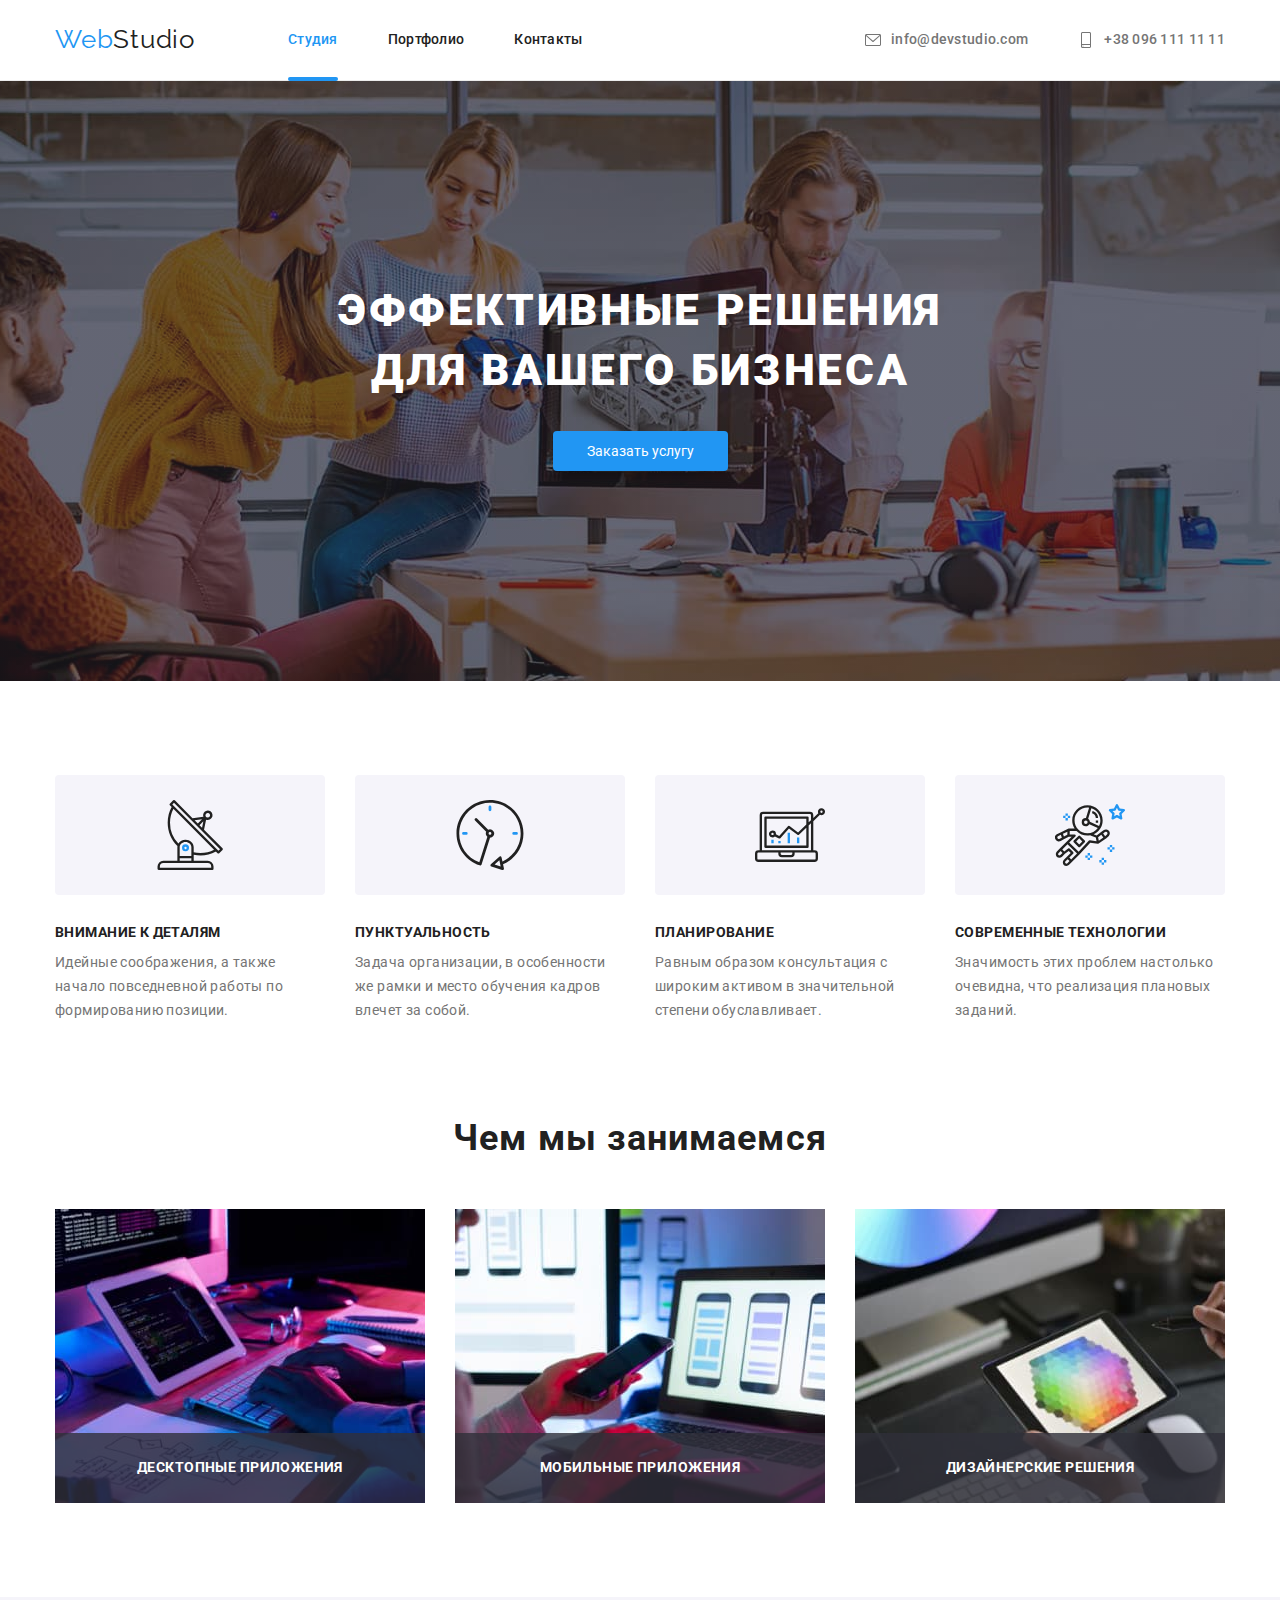
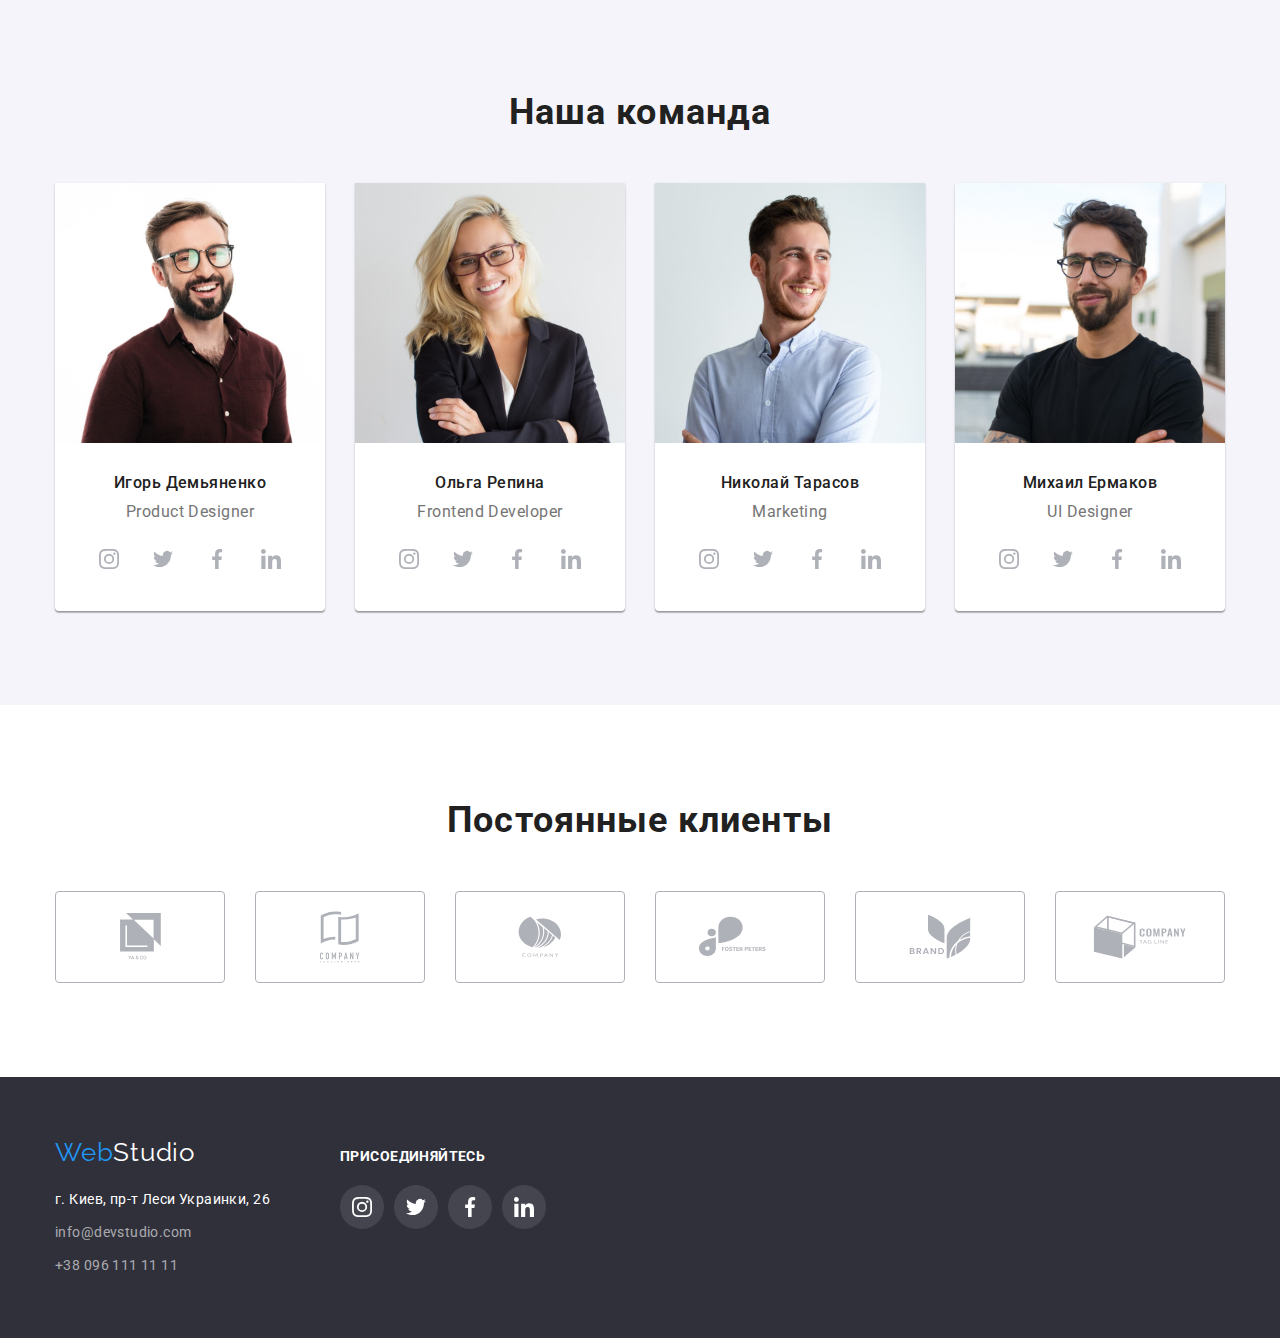
<file: index.html>
<!DOCTYPE html>
<html lang="ru">
  <head>
    <meta charset="UTF-8" />
    <meta http-equiv="X-UA-Compatible" content="IE=edge" />
    <meta name="viewport" content="width=device-width, initial-scale=1.0" />
    <title>Studio</title>
    <link rel="preconnect" href="https://fonts.googleapis.com" />
    <link rel="preconnect" href="https://fonts.gstatic.com" crossorigin />
    <link
      href="https://fonts.googleapis.com/css2?family=Raleway:wght@700&family=Roboto:wght@400;500;700;900&display=swap"
      rel="stylesheet"
    />
    <link
      rel="stylesheet"
      href="https://cdnjs.cloudflare.com/ajax/libs/modern-normalize/1.1.0/modern-normalize.min.css"
    />
    <link rel="stylesheet" href="./css/styles.css" />
  </head>
  <body>
    <!-- header section -->

    <header class="header">
      <div class="conteiner flex">
        <nav class="nav">
          <a class="logo" href="./index.html"> <span class="accent-logo">Web</span>Studio</a>
          <ul class="navigation">
            <li class="navigation-item">
              <a class="nav-item current" href="./index.html">Студия</a>
            </li>
            <li class="navigation-item">
              <a class="nav-item" href="./portfolio.html">Портфолио</a>
            </li>
            <li class="navigation-item">
              <a class="nav-item" href="#">Контакты</a>
            </li>
          </ul>
        </nav>
        <ul class="contacts">
          <li class="item">
            <a class="contacts-items" href="mailto:info@devstudio.com">
              <svg class="icon-letter" width="16" height="16">
                <use href="images/symbol-defs.svg#letter"></use>
              </svg>
              info@devstudio.com
            </a>
          </li>
          <li class="item">
            <a class="contacts-items" href="tel:+380961111111">
              <svg class="icon-letter" width="16" height="16">
                <use href="images/symbol-defs.svg#smartphone"></use>
              </svg>
              +38 096 111 11 11
            </a>
          </li>
        </ul>
      </div>
    </header>

    <!-- main section -->

    <main>
      <!-- hero-section -->

      <section class="hero overlay">
        <div class="conteiner">
          <h1 class="main-heading">
            Эффективные решения
            <br />
            для вашего бизнеса
          </h1>
          <button type="button" class="hero-button" data-modal-open>Заказать услугу</button>
        </div>
      </section>

      <!-- peculiarities -->

      <section class="section peculiarities">
        <div class="conteiner">
          <h2 class="hidden">Наши преимущества</h2>
          <ul class="peculiarities-list list">
            <li class="peculiarities-item icon-aerial">
              <div class="background">
                <svg width="70" height="70">
                  <use href="images/symbol-defs.svg#aerial"></use>
                </svg>
              </div>
              <h3 class="peculiarities-heading">Внимание к деталям</h3>
              <p>Идейные соображения, а также начало повседневной работы по формированию позиции.</p>
            </li>
            <li class="peculiarities-item icon-clock">
              <div class="background">
                <svg width="70" height="70">
                  <use href="images/symbol-defs.svg#clock"></use>
                </svg>
              </div>
              <h3 class="peculiarities-heading">Пунктуальность</h3>
              <p>Задача организации, в особенности же рамки и место обучения кадров влечет за собой.</p>
            </li>
            <li class="peculiarities-item icon-computer">
              <div class="background">
                <svg width="70" height="70">
                  <use href="images/symbol-defs.svg#diagram"></use>
                </svg>
              </div>
              <h3 class="peculiarities-heading">Планирование</h3>
              <p>Равным образом консультация с широким активом в значительной степени обуславливает.</p>
            </li>
            <li class="peculiarities-item icon-astronaut">
              <div class="background">
                <svg width="70" height="70">
                  <use href="images/symbol-defs.svg#astronaut"></use>
                </svg>
              </div>
              <h3 class="peculiarities-heading">Современные технологии</h3>
              <p>Значимость этих проблем настолько очевидна, что реализация плановых заданий.</p>
            </li>
          </ul>
        </div>
      </section>

      <!-- what are we doing -->

      <section class="section">
        <div class="conteiner">
          <h2 class="secondary-heading">Чем мы занимаемся</h2>
          <ul class="image-list list">
            <li class="image-item">
              <img class="image" src="./images/box_1.jpg" alt="coding" width="370" />
              <p class="description">Десктопные приложения</p>
            </li>
            <li class="image-item">
              <img class="image" src="./images/box_2.jpg" alt="designing" width="370" />
              <p class="description">Мобильные приложения</p>
            </li>
            <li class="image-item">
              <img class="image" src="./images/box_3.jpg" alt="coloring" width="370" />
              <p class="description">Дизайнерские решения</p>
            </li>
          </ul>
        </div>
      </section>

      <!-- teem section -->

      <section class="section teem-section">
        <div class="conteiner">
          <h2 class="secondary-heading">Наша команда</h2>
          <ul class="team-list list">
            <li class="list-item">
              <img class="photo" src="./images/igor_dem'yanenko.jpg" alt="Игорь Демьяненко" width="270" />
              <div class="team-padding">
                <h3 class="name">Игорь Демьяненко</h3>
                <p class="proffesion">Product Designer</p>
                <ul class="list link-list">
                  <li class="link-list-item">
                    <a class="link-list-href" href="">
                      <svg class="link-list-svg">
                        <use href="images/symbol-defs.svg#instagram"></use>
                      </svg>
                    </a>
                  </li>
                  <li class="link-list-item">
                    <a class="link-list-href" href="">
                      <svg class="link-list-svg">
                        <use href="images/symbol-defs.svg#twitter"></use>
                      </svg>
                    </a>
                  </li>
                  <li class="link-list-item">
                    <a class="link-list-href" href="">
                      <svg class="link-list-svg">
                        <use href="images/symbol-defs.svg#facebook"></use>
                      </svg>
                    </a>
                  </li>
                  <li class="link-list-item">
                    <a class="link-list-href" href="">
                      <svg class="link-list-svg">
                        <use href="images/symbol-defs.svg#linkedin"></use>
                      </svg>
                    </a>
                  </li>
                </ul>
              </div>
            </li>
            <li class="list-item">
              <img class="photo" src="./images/olga_repina.jpg" alt="Ольга Репина" width="270" />
              <div class="team-padding">
                <h3 class="name">Ольга Репина</h3>
                <p class="proffesion">Frontend Developer</p>
                <ul class="list link-list">
                  <li class="link-list-item">
                    <a class="link-list-href" href="">
                      <svg class="link-list-svg">
                        <use href="images/symbol-defs.svg#instagram"></use>
                      </svg>
                    </a>
                  </li>
                  <li class="link-list-item">
                    <a class="link-list-href" href="">
                      <svg class="link-list-svg">
                        <use href="images/symbol-defs.svg#twitter"></use>
                      </svg>
                    </a>
                  </li>
                  <li class="link-list-item">
                    <a class="link-list-href" href="">
                      <svg class="link-list-svg">
                        <use href="images/symbol-defs.svg#facebook"></use>
                      </svg>
                    </a>
                  </li>
                  <li class="link-list-item">
                    <a class="link-list-href" href="">
                      <svg class="link-list-svg">
                        <use href="images/symbol-defs.svg#linkedin"></use>
                      </svg>
                    </a>
                  </li>
                </ul>
              </div>
            </li>
            <li class="list-item">
              <img class="photo" src="./images/nikolay_tarasov.jpg" alt="Николай Тарасов" width="270" />
              <div class="team-padding">
                <h3 class="name">Николай Тарасов</h3>
                <p class="proffesion">Marketing</p>
                <ul class="list link-list">
                  <li class="link-list-item">
                    <a class="link-list-href" href="">
                      <svg class="link-list-svg">
                        <use href="images/symbol-defs.svg#instagram"></use>
                      </svg>
                    </a>
                  </li>
                  <li class="link-list-item">
                    <a class="link-list-href" href="">
                      <svg class="link-list-svg">
                        <use href="images/symbol-defs.svg#twitter"></use>
                      </svg>
                    </a>
                  </li>
                  <li class="link-list-item">
                    <a class="link-list-href" href="">
                      <svg class="link-list-svg">
                        <use href="images/symbol-defs.svg#facebook"></use>
                      </svg>
                    </a>
                  </li>
                  <li class="link-list-item">
                    <a class="link-list-href" href="">
                      <svg class="link-list-svg">
                        <use href="images/symbol-defs.svg#linkedin"></use>
                      </svg>
                    </a>
                  </li>
                </ul>
              </div>
            </li>
            <li class="list-item">
              <img class="photo" src="./images/mihail_ermakov.jpg" alt="Михаил Ермаков" width="270" />
              <div class="team-padding">
                <h3 class="name">Михаил Ермаков</h3>
                <p class="proffesion">UI Designer</p>
                <ul class="list link-list">
                  <li class="link-list-item">
                    <a class="link-list-href" href="">
                      <svg class="link-list-svg">
                        <use href="images/symbol-defs.svg#instagram"></use>
                      </svg>
                    </a>
                  </li>
                  <li class="link-list-item">
                    <a class="link-list-href" href="">
                      <svg class="link-list-svg">
                        <use href="images/symbol-defs.svg#twitter"></use>
                      </svg>
                    </a>
                  </li>
                  <li class="link-list-item">
                    <a class="link-list-href" href="">
                      <svg class="link-list-svg">
                        <use href="images/symbol-defs.svg#facebook"></use>
                      </svg>
                    </a>
                  </li>
                  <li class="link-list-item">
                    <a class="link-list-href" href="">
                      <svg class="link-list-svg">
                        <use href="images/symbol-defs.svg#linkedin"></use>
                      </svg>
                    </a>
                  </li>
                </ul>
              </div>
            </li>
          </ul>
        </div>
      </section>

      <!-- clients -->

      <section class="section">
        <div class="conteiner">
          <h2 class="secondary-heading">Постоянные клиенты</h2>
          <ul class="client-list list">
            <li class="client-item">
              <a class="client-href" href="">
                <svg class="client-svg" width="41" height="46.7">
                  <use href="images/symbol-defs.svg#logo1"></use>
                </svg>
              </a>
            </li>
            <li class="client-item">
              <a class="client-href" href="">
                <svg class="client-svg" width="40" height="52">
                  <use href="images/symbol-defs.svg#logo2"></use>
                </svg>
              </a>
            </li>
            <li class="client-item">
              <a class="client-href" href="">
                <svg class="client-svg" width="43.46" height="41.18">
                  <use href="images/symbol-defs.svg#logo3"></use>
                </svg>
              </a>
            </li>
            <li class="client-item">
              <a class="client-href" href="">
                <svg class="client-svg" width="84.44" height="40.62">
                  <use href="images/symbol-defs.svg#logo4"></use>
                </svg>
              </a>
            </li>
            <li class="client-item">
              <a class="client-href" href="">
                <svg class="client-svg" width="62.54" height="45.43">
                  <use href="images/symbol-defs.svg#logo5"></use>
                </svg>
              </a>
            </li>
            <li class="client-item">
              <a class="client-href" href="">
                <svg class="client-svg" width="93.79" height="43.93">
                  <use href="images/symbol-defs.svg#logo6"></use>
                </svg>
              </a>
            </li>
          </ul>
        </div>
      </section>
    </main>

    <!-- footer -->

    <footer class="footer">
      <div class="conteiner flex">
        <div>
          <a class="logo space" href="index.html">
            <span class="accent-logo">Web</span><span class="white-logo">Studio</span></a
          >
          <address>
            <ul class="list contact">
              <li>
                <a class="address" href="https://goo.gl/maps/7xt2YZpYj7ufyM8y8">г. Киев, пр-т Леси Украинки, 26</a>
              </li>
              <li>
                <a class="contacts-footer" href="mailto:info@devstudio.com">info@devstudio.com</a>
              </li>
              <li>
                <a class="contacts-footer" href="tel:+380961111111">+38 096 111 11 11</a>
              </li>
            </ul>
          </address>
        </div>
        <div class="footer-links">
          <h2 class="link-title">присоединяйтесь</h2>
          <ul class="link-list list">
            <li class="link-list-item margin">
              <a class="link-list-href link-style" href="">
                <svg class="link-list-svg">
                  <use href="images/symbol-defs.svg#instagram"></use>
                </svg>
              </a>
            </li>
            <li class="link-list-item margin">
              <a class="link-list-href link-style" href="">
                <svg class="link-list-svg">
                  <use href="images/symbol-defs.svg#twitter"></use>
                </svg>
              </a>
            </li>
            <li class="link-list-item margin">
              <a class="link-list-href link-style" href="">
                <svg class="link-list-svg">
                  <use href="images/symbol-defs.svg#facebook"></use>
                </svg>
              </a>
            </li>
            <li class="link-list-item margin">
              <a class="link-list-href link-style" href="">
                <svg class="link-list-svg">
                  <use href="images/symbol-defs.svg#linkedin"></use>
                </svg>
              </a>
            </li>
          </ul>
        </div>
      </div>
    </footer>

    <div class="backdrop is-hidden" data-modal>
      <div class="modal">
        <button type="button" class="close-button" data-modal-close>
          <svg width="18" height="18">
            <use href="images/symbol-defs.svg#close-black"></use>
          </svg>
        </button>
      </div>
    </div>

    <script src="./js/modal.js"></script>
  </body>
</html>
</file>
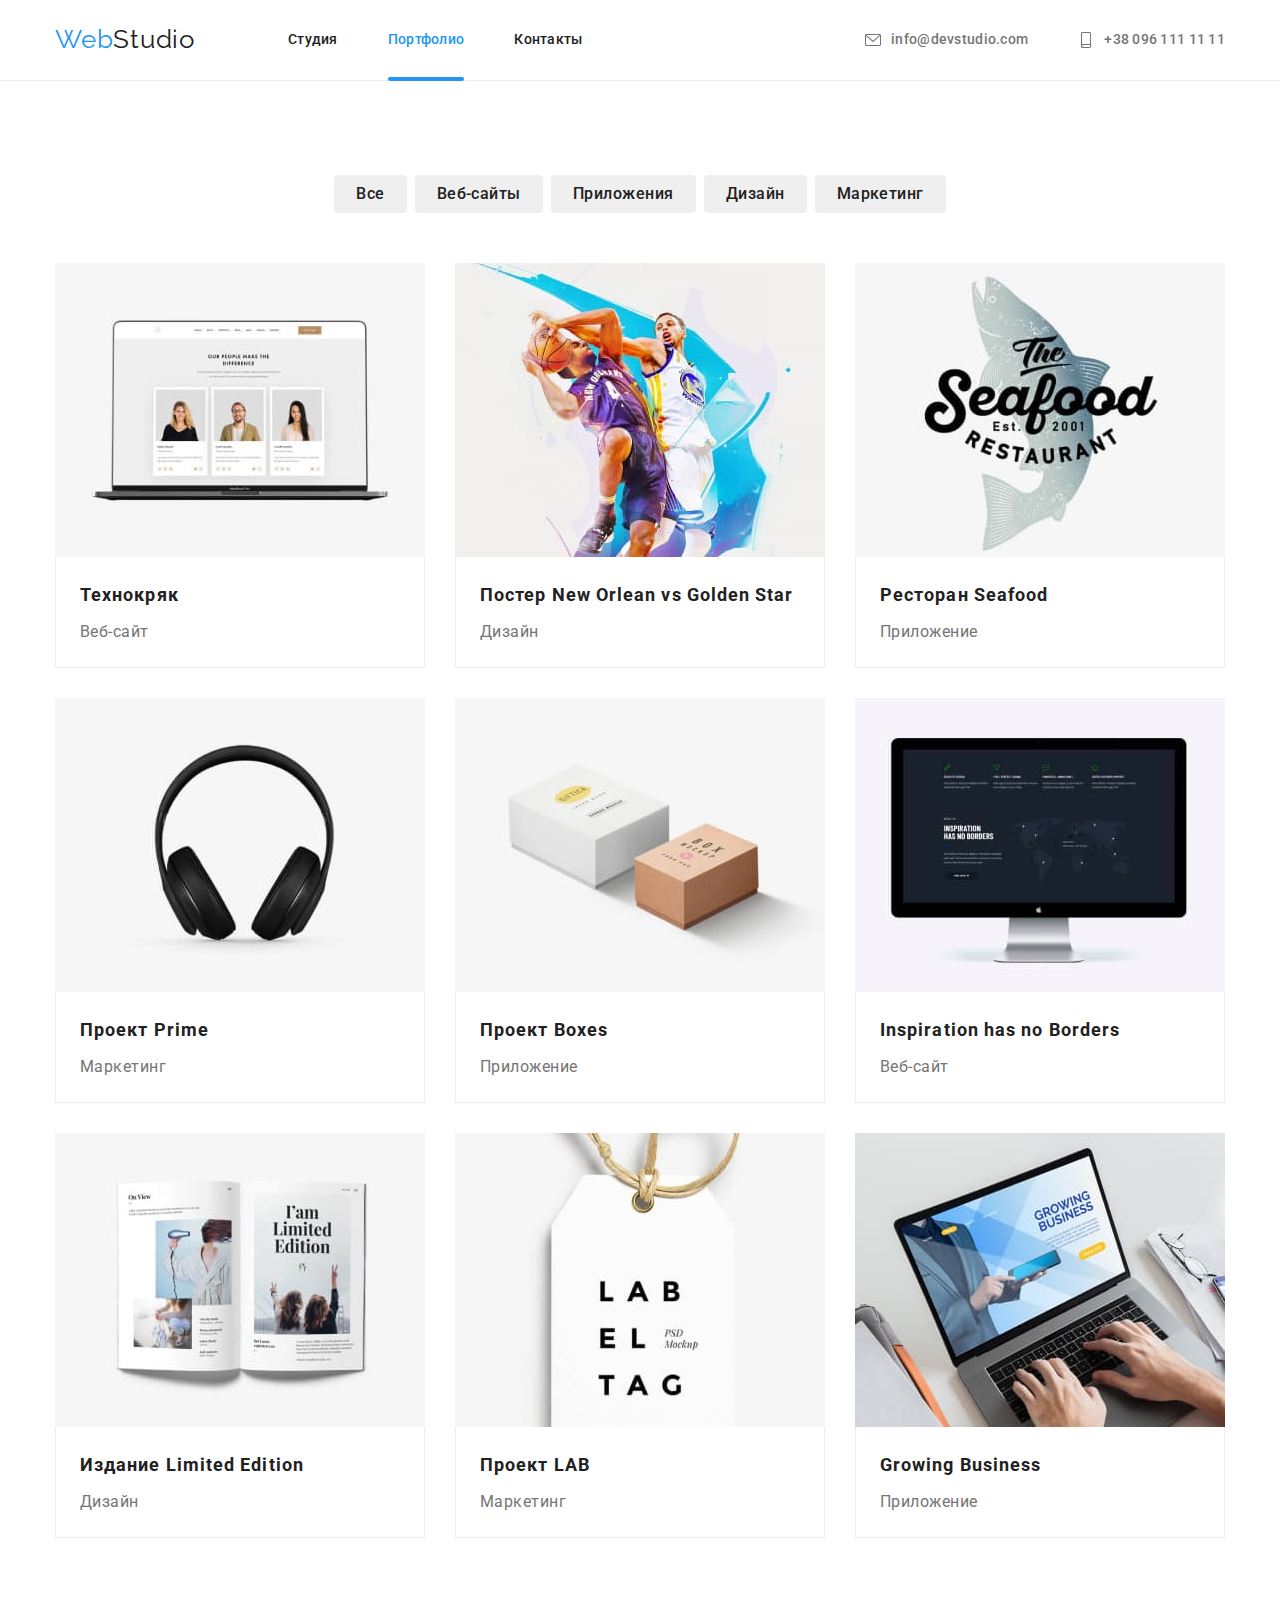
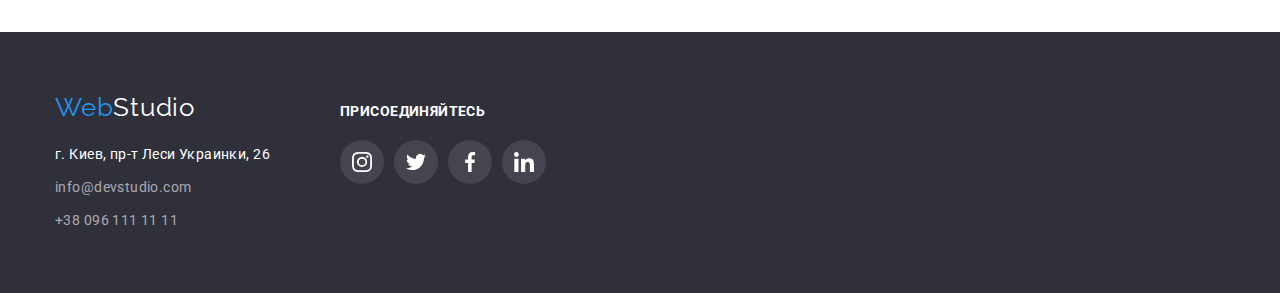
<file: portfolio.html>
<!DOCTYPE html>
<html lang="ru">
  <head>
    <meta charset="UTF-8" />
    <meta http-equiv="X-UA-Compatible" content="IE=edge" />
    <meta name="viewport" content="width=device-width, initial-scale=1.0" />
    <title>Home work2</title>
    <link rel="preconnect" href="https://fonts.googleapis.com" />
    <link rel="preconnect" href="https://fonts.gstatic.com" crossorigin />
    <link
      href="https://fonts.googleapis.com/css2?family=Raleway:wght@700&family=Roboto:wght@400;500;700;900&display=swap"
      rel="stylesheet"
    />
    <link
      rel="stylesheet"
      href="https://cdnjs.cloudflare.com/ajax/libs/modern-normalize/1.1.0/modern-normalize.min.css"
    />
    <link rel="stylesheet" href="./css/styles.css" />
  </head>
  <body>
    <!-- header section -->

    <header class="header">
      <div class="conteiner flex">
        <nav class="nav">
          <a class="logo" href="index.html"> <span class="accent-logo">Web</span>Studio</a>
          <ul class="navigation">
            <li class="navigation-item">
              <a class="nav-item" href="./index.html">Студия</a>
            </li>
            <li class="navigation-item">
              <a class="nav-item current" href="./portfolio.html">Портфолио</a>
            </li>
            <li class="navigation-item">
              <a class="nav-item" href="#">Контакты</a>
            </li>
          </ul>
        </nav>
        <ul class="contacts">
          <li class="item">
            <a class="contacts-items" href="mailto:info@devstudio.com">
              <svg class="icon-letter" width="16" height="16">
                <use href="images/symbol-defs.svg#letter"></use>
              </svg>
              info@devstudio.com
            </a>
          </li>
          <li class="item">
            <a class="contacts-items phone-icon" href="tel:+380961111111">
              <svg class="icon-letter" width="16" height="16">
                <use href="images/symbol-defs.svg#smartphone"></use>
              </svg>
              +38 096 111 11 11
            </a>
          </li>
        </ul>
      </div>
    </header>
    <!-- main section -->

    <main>
      <section class="section">
        <div class="conteiner">
          <h1 class="hidden">Портфолио</h1>
          <ul class="list buttons">
            <li>
              <button type="button" class="filter-buttons">Все</button>
            </li>
            <li>
              <button type="button" class="filter-buttons">Веб-сайты</button>
            </li>
            <li>
              <button type="button" class="filter-buttons">Приложения</button>
            </li>
            <li>
              <button type="button" class="filter-buttons">Дизайн</button>
            </li>
            <li>
              <button type="button" class="filter-buttons">Маркетинг</button>
            </li>
          </ul>

          <ul class="card-list list">
            <li class="card">
              <a class="card-link" href="">
                <div class="card-thumb">
                  <img class="cards-img" src="./images/tehno.jpg" alt="нутбук с карточками" width="370" />

                  <p class="card-overlay">
                    Технокряк это современная площадка распространения коронавируса. Компании используют эту платформу
                    для цифрового шпионажа и атак на защищённые сервера конкурентов.
                  </p>
                </div>
                <div class="border">
                  <h2 class="card-name">Технокряк</h2>
                  <p class="card-type">Веб-сайт</p>
                </div>
              </a>
            </li>
            <li class="card">
              <a class="card-link" href="">
                <div class="card-thumb">
                  <img class="cards-img" src="./images/poster.jpg" alt="баскетболисты" width="370" />
                  <p class="card-overlay">
                    Технокряк это современная площадка распространения коронавируса. Компании используют эту платформу
                    для цифрового шпионажа и атак на защищённые сервера конкурентов.
                  </p>
                </div>
                <div class="border">
                  <h2 class="card-name">Постер New Orlean vs Golden Star</h2>
                  <p class="card-type">Дизайн</p>
                </div>
              </a>
            </li>
            <li class="card">
              <a class="card-link" href="">
                <div class="card-thumb">
                  <img class="cards-img" src="./images/restoran.jpg" alt="логотип ресторана" width="370" />
                  <p class="card-overlay">
                    Технокряк это современная площадка распространения коронавируса. Компании используют эту платформу
                    для цифрового шпионажа и атак на защищённые сервера конкурентов.
                  </p>
                </div>
                <div class="border">
                  <h2 class="card-name">Ресторан Seafood</h2>
                  <p class="card-type">Приложение</p>
                </div>
              </a>
            </li>
            <li class="card">
              <a class="card-link" href="">
                <div class="card-thumb">
                  <img class="cards-img" src="./images/headphones.jpg" alt="наушники" width="370" />
                  <p class="card-overlay">
                    Технокряк это современная площадка распространения коронавируса. Компании используют эту платформу
                    для цифрового шпионажа и атак на защищённые сервера конкурентов.
                  </p>
                </div>
                <div class="border">
                  <h2 class="card-name">Проект Prime</h2>
                  <p class="card-type">Маркетинг</p>
                </div>
              </a>
            </li>
            <li class="card">
              <a class="card-link" href="">
                <div class="card-thumb">
                  <img class="cards-img" src="./images/boxes.jpg" alt="коробки" width="370" />
                  <p class="card-overlay">
                    Технокряк это современная площадка распространения коронавируса. Компании используют эту платформу
                    для цифрового шпионажа и атак на защищённые сервера конкурентов.
                  </p>
                </div>
                <div class="border">
                  <h2 class="card-name">Проект Boxes</h2>
                  <p class="card-type">Приложение</p>
                </div>
              </a>
            </li>
            <li class="card">
              <a class="card-link" href="">
                <div class="card-thumb">
                  <img class="cards-img" src="./images/monitor.jpg" alt="монитор" width="370" />
                  <p class="card-overlay">
                    Технокряк это современная площадка распространения коронавируса. Компании используют эту платформу
                    для цифрового шпионажа и атак на защищённые сервера конкурентов.
                  </p>
                </div>
                <div class="border">
                  <h2 class="card-name">Inspiration has no Borders</h2>
                  <p class="card-type">Веб-сайт</p>
                </div>
              </a>
            </li>
            <li class="card">
              <a class="card-link" href="">
                <div class="card-thumb">
                  <img class="cards-img" src="./images/book.jpg" alt="открытая книга" width="370" />
                  <p class="card-overlay">
                    Технокряк это современная площадка распространения коронавируса. Компании используют эту платформу
                    для цифрового шпионажа и атак на защищённые сервера конкурентов.
                  </p>
                </div>
                <div class="border">
                  <h2 class="card-name">Издание Limited Edition</h2>
                  <p class="card-type">Дизайн</p>
                </div>
              </a>
            </li>
            <li class="card">
              <a class="card-link" href="">
                <div class="card-thumb">
                  <img class="cards-img" src="./images/lab.jpg" alt="ярлык на нитке" width="370" />
                  <p class="card-overlay">
                    Технокряк это современная площадка распространения коронавируса. Компании используют эту платформу
                    для цифрового шпионажа и атак на защищённые сервера конкурентов.
                  </p>
                </div>
                <div class="border">
                  <h2 class="card-name">Проект LAB</h2>
                  <p class="card-type">Маркетинг</p>
                </div>
              </a>
            </li>
            <li class="card">
              <a class="card-link" href="">
                <div class="card-thumb">
                  <img class="cards-img" src="./images/laptop.jpg" alt="ноутбук" width="370" />
                  <p class="card-overlay">
                    Технокряк это современная площадка распространения коронавируса. Компании используют эту платформу
                    для цифрового шпионажа и атак на защищённые сервера конкурентов.
                  </p>
                </div>
                <div class="border">
                  <h2 class="card-name">Growing Business</h2>
                  <p class="card-type">Приложение</p>
                </div>
              </a>
            </li>
          </ul>
        </div>
      </section>
    </main>

    <!-- footer section -->

    <footer class="footer">
      <div class="conteiner flex">
        <div>
          <a class="logo space" href="index.html">
            <span class="accent-logo">Web</span><span class="white-logo">Studio</span>
          </a>
          <address>
            <ul class="list contact">
              <li>
                <a class="address" href="https://goo.gl/maps/7xt2YZpYj7ufyM8y8">г. Киев, пр-т Леси Украинки, 26</a>
              </li>
              <li>
                <a class="contacts-footer" href="mailto:info@devstudio.com">info@devstudio.com</a>
              </li>
              <li>
                <a class="contacts-footer" href="tel:+380961111111">+38 096 111 11 11</a>
              </li>
            </ul>
          </address>
        </div>
        <div class="footer-links">
          <h2 class="link-title">присоединяйтесь</h2>
          <ul class="link-list list">
            <li class="link-list-item margin">
              <a class="link-list-href link-style" href="">
                <svg class="link-list-svg">
                  <use href="images/symbol-defs.svg#instagram"></use>
                </svg>
              </a>
            </li>
            <li class="link-list-item margin">
              <a class="link-list-href link-style" href="">
                <svg class="link-list-svg">
                  <use href="images/symbol-defs.svg#twitter"></use>
                </svg>
              </a>
            </li>
            <li class="link-list-item margin">
              <a class="link-list-href link-style" href="">
                <svg class="link-list-svg">
                  <use href="images/symbol-defs.svg#facebook"></use>
                </svg>
              </a>
            </li>
            <li class="link-list-item margin">
              <a class="link-list-href link-style" href="">
                <svg class="link-list-svg">
                  <use href="images/symbol-defs.svg#linkedin"></use>
                </svg>
              </a>
            </li>
          </ul>
        </div>
      </div>
    </footer>
  </body>
</html>
</file>
<file: css/styles.css>
/* главный цвет текста #212121 */
/* вторичный цвет текста #757575 */
/* акцент  #2196F3 */
/* фон #FFFFFF */
/* цвет текста и кнопок #FFFFFF */
/* фон футера #2F303A */
/* вторичный фон секций #F5F4FA */
/* цвет ссылок в футере rgba(255, 255, 255, 0.6) */

:root {
	--primary-text-color: #757575;
	--secondary-text-color: #212121;
	--accent: #2196f3;
	--background-color: #ffffff;
	--button-text-color: #ffffff;
	--footer-background-color: #2f303a;
	--secondary-background-color: #f5f4fa;
	--footer-links-color: rgba(255, 255, 255, 0.6);
}

h1,
h2,
h3,
h4,
h5,
h6,
p,
ul {
	margin-top: 0;
	margin-left: 0;
	margin-bottom: 0;
	margin-right: 0;
	padding: 0;
}

body {
	font-family: "Roboto", sans-serif;
	font-size: 14px;
	line-height: 1.71;

	letter-spacing: 0.03em;
	color: var(--primary-text-color);
}

/* Утилиты */

.section {
	padding-top: 94px;
	padding-bottom: 94px;
}

.list {
	list-style: none;
	padding-left: 0;
	margin: 0;
}

.nav-item.current {
	color: var(--accent);
}

.margin:not(:first-child) {
	margin-left: 10px;
}

.conteiner {
	margin-left: auto;
	margin-right: auto;
	padding-left: 15px;
	padding-right: 15px;
	width: 1200px;
	/* outline: 2px solid tomato; */
}

/* header - section */

.header {
	border-bottom: 1px solid #ececec;
}

.logo {
	font-family: Raleway;
	font-size: 26px;
	line-height: 1.2;

	letter-spacing: 0.03em;
	color: var(--secondary-text-color);
	text-decoration: none;
}

.accent-logo {
	color: var(--accent);
}

.flex {
	display: flex;
	align-items: baseline;
}

.nav {
	display: flex;
	align-items: center;
}

.navigation {
	display: flex;
	align-items: center;
	list-style: none;

	margin-left: 93px;
}

.navigation-item + .navigation-item {
	margin-left: 50px;
}

.nav-item {
	position: relative;
	display: block;
	padding-top: 32px;
	padding-bottom: 32px;

	font-weight: 500;
	font-size: 14px;
	line-height: 1.14;
	letter-spacing: 0.02em;

	color: var(--secondary-text-color);
	text-decoration: none;
	transition: color 250ms cubic-bezier(0.4, 0, 0.2, 1);
}

.nav-item:hover,
.nav-item:focus {
	color: var(--accent);
}

.current::after {
	position: absolute;
	bottom: -1px;
	left: 0;

	display: block;
	content: "";
	width: 100%;
	height: 4px;
	background-color: var(--accent);
	border-radius: 2px;
}

.contacts {
	display: flex;
	list-style: none;
	margin-left: auto;
}

.item {
	display: inline-flex;
	align-items: center;
}

.contacts-items {
	display: inline-flex;
	align-items: center;
	font-weight: 500;
	font-size: 14px;
	line-height: 1.14;
	letter-spacing: 0.02em;
	color: var(--primary-text-color);
	text-decoration: none;
	transition: color 250ms cubic-bezier(0.4, 0, 0.2, 1);
}

.contacts .item + .item {
	margin-left: 50px;
}

.icon-letter {
	margin-right: 10px;
	fill: currentColor;
}

.contacts-items:hover,
.contacts-items:focus {
	color: var(--accent);
}

/* main - section */

/* hero - section */
.hero {
	padding-top: 200px;
	padding-bottom: 200px;
	background-color: var(--footer-background-color);
	text-align: center;
}
.overlay {
	margin-left: auto;
	margin-right: auto;
	max-width: 1600px;
	height: 600px;
	background-image: linear-gradient(to right, rgba(47, 48, 58, 0.4), rgba(47, 48, 58, 0.4)), url(../images/hero-bg.jpg);
	background-size: cover;
	background-repeat: no-repeat;
	background-position: center;
}

.main-heading {
	margin-bottom: 30px;

	font-weight: 900;
	font-size: 44px;
	line-height: 1.36;

	letter-spacing: 0.06em;
	text-transform: uppercase;

	color: var(--button-text-color);
}

.hero-button {
	padding: 10px 32px;

	color: var(--button-text-color);
	background-color: var(--accent);
	border-color: transparent;
	box-shadow: 0px 4px 4px rgba(0, 0, 0, 0.15);
	border-radius: 4px;
	cursor: pointer;
	transition: backgroud-color 250ms cubic-bezier(0.4, 0, 0.2, 1);
}

.hero-button:hover,
.hero-button:focus {
	background-color: #188ce8;
}

/* peculiarities */

.peculiarities {
	padding-bottom: 0;
}

.hidden {
	position: absolute;
	width: 1px;
	height: 1px;
	margin: -1px;
	padding: 0;
	overflow: hidden;
	border: 0;
	clip: rect(0 0 0 0);
}

.peculiarities-list {
	display: flex;
	justify-content: space-between;
}

.peculiarities-heading {
	margin-bottom: 10px;
	font-weight: 700;
	font-size: 14px;
	line-height: 1.14;
	letter-spacing: 0.03em;
	text-transform: uppercase;

	color: var(--secondary-text-color);
}

.peculiarities-item {
	width: 270px;
}

/* icons */

.background {
	display: flex;
	justify-content: center;
	align-items: center;
	margin-bottom: 30px;
	width: 270px;
	height: 120px;
	background-color: var(--secondary-background-color);
	border-radius: 4px;
}

/* What are we doing */

.secondary-heading {
	margin-bottom: 50px;
	font-weight: bold;
	font-size: 36px;
	line-height: 42px;
	text-align: center;
	letter-spacing: 0.03em;

	color: var(--secondary-text-color);
}

.image-list {
	display: flex;
	justify-content: space-between;
}

.image-item {
	position: relative;
}

.image {
	display: block;
	max-width: 100%;
	height: auto;
}

.description {
	position: absolute;
	left: 0;
	bottom: 0;

	width: 370px;
	min-height: 70px;
	padding: 27px 0;

	font-weight: bold;
	font-size: 14px;
	line-height: 1.14;
	letter-spacing: 0.03em;
	text-align: center;
	text-transform: uppercase;

	color: var(--button-text-color);
	background: rgba(47, 48, 58, 0.8);
}

/* teem section */
.teem-section {
	background-color: var(--secondary-background-color);
}

.team-list {
	display: flex;
	justify-content: space-between;
}

.list-item {
	text-align: center;
	box-shadow: 0px 1px 3px rgba(0, 0, 0, 0.12), 0px 1px 1px rgba(0, 0, 0, 0.14), 0px 2px 1px rgba(0, 0, 0, 0.2);
	border-radius: 0px 0px 4px 4px;
	background-color: var(--background-color);
}

.photo {
	display: block;
}

.team-padding {
	padding-top: 30px;
	padding-bottom: 30px;
	padding-left: 32px;
	padding-right: 32px;
}

.name {
	margin-bottom: 10px;
	font-weight: 500;
	font-size: 16px;
	line-height: 1.19;
	letter-spacing: 0.03em;

	color: var(--secondary-text-color);
}

.proffesion {
	margin-bottom: 16px;
	font-weight: 400;
	font-size: 16px;
	line-height: 1.19;
	letter-spacing: 0.03em;

	color: var(--primary-text-color);
}

/* social */

.link-list {
	display: flex;
	justify-content: space-between;
}

.link-list-item {
	border-radius: 50%;
}

.link-list-href {
	display: flex;
	justify-content: center;
	align-items: center;
	width: 44px;
	height: 44px;
	border-radius: 50%;
	color: #afb1b8;

	transition: color 250ms cubic-bezier(0.4, 0, 0.2, 1), background-color 250ms cubic-bezier(0.4, 0, 0.2, 1);
}

.link-list-svg {
	width: 20px;
	height: 20px;
	fill: currentColor;
}

.link-list-href:hover,
.link-list-href:focus {
	background-color: var(--accent);
	color: var(--button-text-color);
}

/* clients */

.client-list {
	display: flex;
	justify-content: space-between;
}

.client-item {
	display: flex;
}

.client-href {
	display: flex;
	justify-content: center;
	align-items: center;
	width: 170px;
	height: 92px;
	border: 1px solid #afb1b8;
	border-radius: 4px;
	color: #afb1b8;

	transition: color 250ms cubic-bezier(0.4, 0, 0.2, 1), border 250ms cubic-bezier(0.4, 0, 0.2, 1);
}

.client-svg {
	fill: currentColor;
}

.client-href:hover,
.client-href:focus {
	border-color: var(--accent);
	color: var(--accent);
}

/* footer */

.footer {
	padding-top: 60px;
	padding-bottom: 60px;
	background-color: var(--footer-background-color);
}

.space {
	display: inline-block;
	margin-bottom: 20px;
}

.white-logo {
	color: var(--button-text-color);
}

.contact > li + li {
	margin-top: 9px;
}

.address {
	font-weight: normal;
	font-size: 14px;
	line-height: 1.71;
	letter-spacing: 0.03em;

	color: #ffffff;
	text-decoration: none;
	font-style: normal;
}

.contacts-footer {
	font-weight: normal;
	font-size: 14px;
	line-height: 1.71;
	letter-spacing: 0.03em;

	color: var(--footer-links-color);
	text-decoration: none;
	font-style: normal;
}

.link-title {
	margin-bottom: 20px;
	color: var(--button-text-color);
	font-weight: 700;
	font-size: 14px;
	line-height: 1.14;
	letter-spacing: 0.03em;
	text-transform: uppercase;
}

.link-style {
	color: var(--button-text-color);
	background-color: rgba(255, 255, 255, 0.1);
}
.footer-links {
	margin-left: 70px;
}

/* Modal */

.backdrop {
	position: fixed;
	top: 0;
	left: 0;
	width: 100%;
	height: 100%;
	/* visibility: visible; */
	opacity: 1;
	background: rgba(0, 0, 0, 0.2);
	transition: opacity 250ms cubic-bezier(0.4, 0, 0.2, 1);
}

.backdrop.is-hidden {
	/* visibility: hidden; */
	opacity: 0;
	pointer-events: none;
}

.backdrop.is-hidden .modal {
	transform: translate(-50%, -50%) scale(1.1);
}

.modal {
	position: absolute;
	top: 50%;
	left: 50%;
	transform: translate(-50%, -50%) scale(1);

	min-width: 528px;
	min-height: 581px;

	background-color: var(--background-color);
	box-shadow: 0px 1px 3px rgba(0, 0, 0, 0.12), 0px 1px 1px rgba(0, 0, 0, 0.14), 0px 2px 1px rgba(0, 0, 0, 0.2);
	border-radius: 4px;

	transition: transform 250ms cubic-bezier(0.4, 0, 0.2, 1);
}

.close-button {
	position: absolute;
	top: 8px;
	right: 8px;

	display: flex;
	justify-content: center;
	align-items: center;

	width: 30px;
	height: 30px;

	border: 1px solid rgba(0, 0, 0, 0.1);
	border-radius: 50%;
	background: var(--background-color);
	cursor: pointer;
}

/* portfolio */

.buttons {
	display: flex;
	justify-content: center;
	margin-bottom: 50px;
}

.filter-buttons {
	padding: 6px 22px;
	font-weight: 500;
	font-size: 16px;
	line-height: 1.62;
	text-align: center;
	letter-spacing: 0.03em;

	color: var(--secondary-text-color);
	cursor: pointer;

	border-radius: 4px;
	border: none;

	transition: color 250ms cubic-bezier(0.4, 0, 0.2, 1), background-color 250ms cubic-bezier(0.4, 0, 0.2, 1),
		box-shadow 250ms cubic-bezier(0.4, 0, 0.2, 1);
}

.buttons li + li {
	margin-left: 8px;
}

.filter-buttons:hover,
.filter-buttons:focus {
	color: var(--button-text-color);
	background-color: var(--accent);
	box-shadow: 0px 3px 1px rgba(0, 0, 0, 0.1), 0px 1px 2px rgba(0, 0, 0, 0.08), 0px 2px 2px rgba(0, 0, 0, 0.12);
}

.card-list {
	display: flex;
	flex-wrap: wrap;
	/* justify-content: space-between; */
}

.card {
	/* width: calc((100%-60px) / 3); */
	margin-right: 30px;
	margin-bottom: 30px;
	background-color: var(--background-color);
}

.card:nth-child(3n) {
	margin-right: 0;
}

.card:nth-last-child(-n + 3) {
	margin-bottom: 0;
}

.card-link {
	display: block;
	text-decoration: none;
	transition: box-shadow 250ms cubic-bezier(0.4, 0, 0.2, 1);
}

.card-link:hover,
.card-link:focus {
	box-shadow: 0px 1px 1px rgba(0, 0, 0, 0.12), 0px 4px 4px rgba(0, 0, 0, 0.06), 1px 4px 6px rgba(0, 0, 0, 0.16);
}

.card-link:hover .card-overlay,
.card-link:focus .card-overlay {
	/* opacity: 1; */
	transform: translateY(0);
}

.card-thumb {
	position: relative;
	overflow: hidden;
}

.cards-img {
	display: block;
	max-width: 100%;
	height: auto;
}

.card-overlay {
	position: absolute;
	top: 0;
	left: 0;
	width: 100%;
	height: 100%;
	padding: 63px 24px;

	font-size: 18px;
	line-height: 1.56;
	letter-spacing: 0.03em;
	color: var(--button-text-color);

	background: rgba(33, 150, 243, 0.9);
	/* opacity: 0; */
	transform: translateY(100%);
	transition: transform 250ms cubic-bezier(0.4, 0, 0.2, 1);
}

.border {
	padding: 20px 24px;
	border-left: 1px solid #eeeeee;
	border-bottom: 1px solid #eeeeee;
	border-right: 1px solid #eeeeee;
}

.card-name {
	margin-bottom: 4px;
	font-weight: 700;
	font-size: 18px;
	line-height: 2;
	letter-spacing: 0.06em;

	color: var(--secondary-text-color);
}

.card-type {
	font-weight: 400;
	font-size: 16px;
	line-height: 1.87;
	letter-spacing: 0.03em;

	color: var(--primary-text-color);
}
</file>
